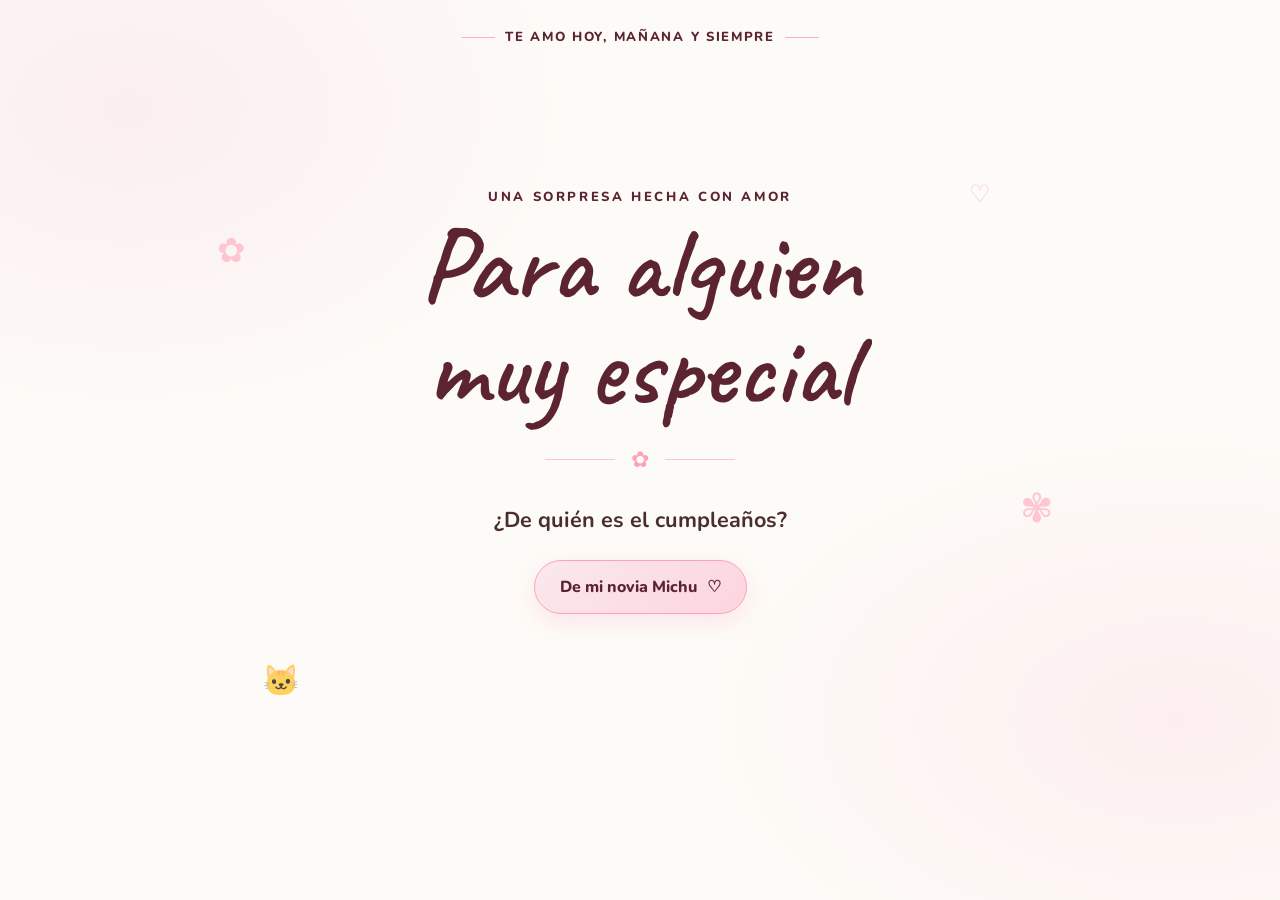
<file: index.html>
<!DOCTYPE html>
<html lang="es">
<head>
  <meta charset="UTF-8">
  <meta name="viewport" content="width=device-width, initial-scale=1">
  <meta name="theme-color" content="#FDFBF7">
  <title>Feliz cumpleaños, Michu ♡</title>
  <link rel="preconnect" href="https://fonts.googleapis.com">
  <link rel="preconnect" href="https://fonts.gstatic.com" crossorigin>
  <link href="https://fonts.googleapis.com/css2?family=Caveat:wght@500;600;700&family=Nunito:wght@400;500;600;700;800&display=swap" rel="stylesheet">
  <link rel="stylesheet" href="styles.css">
  <style>
    :root {
      --cream: #FDFBF7;
      --lavender-blush: #FAE8ED;
      --mimi-pink: #FDD5DF;
      --pink: #FFC2D1;
      --cherry-blossom: #FFB2C5;
      --amaranth: #FFA2B9;
      --coffee: #4A2E2B;
      --wine: #5C2430;
      --shadow: 0 18px 55px rgba(92, 36, 48, .10);
    }

    * { box-sizing: border-box; }

    html { scroll-behavior: smooth; }

    body {
      min-width: 320px;
      min-height: 100vh;
      margin: 0;
      overflow-x: hidden;
      color: var(--coffee);
      background:
        radial-gradient(ellipse at 10% 12%, rgba(250, 232, 237, .68), transparent 29rem),
        radial-gradient(ellipse at 92% 80%, rgba(255, 194, 209, .22), transparent 30rem),
        var(--cream);
      font-family: "Nunito", sans-serif;
    }

    button { font: inherit; }

    .page-shell {
      position: relative;
      width: min(100% - 40px, 900px);
      margin: 0 auto;
      padding: 28px 0 70px;
    }

    .top-note {
      display: flex;
      align-items: center;
      justify-content: center;
      gap: 10px;
      color: var(--wine);
      font-size: .82rem;
      font-weight: 800;
      letter-spacing: .13em;
      text-align: center;
      text-transform: uppercase;
    }

    .top-note::before,
    .top-note::after {
      width: 34px;
      height: 1px;
      content: "";
      background: var(--cherry-blossom);
    }

    .welcome {
      display: grid;
      min-height: min(730px, calc(100svh - 75px));
      place-items: center;
      padding: 45px 0 65px;
      text-align: center;
      transition: opacity .45s ease, transform .45s ease;
    }

    .welcome-inner { max-width: 650px; }

    .eyebrow {
      margin: 0 0 7px;
      color: var(--wine);
      font-size: .82rem;
      font-weight: 800;
      letter-spacing: .2em;
      text-transform: uppercase;
    }

    h1, h2, .script {
      font-family: "Caveat", cursive;
      font-weight: 600;
    }

    .welcome h1 {
      margin: 0;
      color: var(--wine);
      font-size: clamp(3.4rem, 10vw, 6.6rem);
      line-height: .98;
    }

    .welcome-question {
      margin: 24px 0 25px;
      font-size: clamp(1.12rem, 3vw, 1.35rem);
      font-weight: 700;
    }

    .welcome-decoration {
      display: flex;
      align-items: center;
      justify-content: center;
      gap: 16px;
      margin: 24px 0 30px;
      color: var(--amaranth);
      font-size: 1.4rem;
    }

    .welcome-decoration::before,
    .welcome-decoration::after {
      width: 70px;
      height: 1px;
      content: "";
      background: var(--pink);
    }

    .primary-button,
    .special-button {
      display: inline-flex;
      min-height: 54px;
      align-items: center;
      justify-content: center;
      gap: 10px;
      border: 1px solid var(--amaranth);
      border-radius: 999px;
      padding: 13px 25px;
      color: var(--wine);
      background: linear-gradient(135deg, var(--lavender-blush), var(--mimi-pink));
      box-shadow: 0 8px 24px rgba(255, 162, 185, .23);
      cursor: pointer;
      font-weight: 800;
      transition: transform .2s ease, box-shadow .2s ease;
    }

    .primary-button:hover,
    .special-button:hover {
      transform: translateY(-2px);
      box-shadow: 0 12px 28px rgba(255, 162, 185, .34);
    }

    button:focus-visible {
      outline: 3px solid var(--wine);
      outline-offset: 4px;
    }

    .floating {
      position: absolute;
      z-index: -1;
      color: var(--cherry-blossom);
      opacity: .72;
      user-select: none;
      animation: float 5s ease-in-out infinite;
    }

    .flower-one { top: 27%; left: 3%; font-size: 2.1rem; }
    .flower-two { top: 57%; right: 4%; font-size: 2.5rem; animation-delay: -2s; }
    .cat-one { bottom: 17%; left: 8%; font-size: 1.9rem; animation-delay: -1s; }
    .heart-one { top: 21%; right: 11%; font-size: 1.5rem; animation-delay: -3s; }

    @keyframes float {
      0%, 100% { transform: translateY(0) rotate(-5deg); }
      50% { transform: translateY(-12px) rotate(5deg); }
    }

    .birthday-content {
      display: none;
      padding: 30px 0 0;
      opacity: 0;
      transform: translateY(14px);
    }

    .birthday-content.is-visible {
      display: block;
      animation: reveal .75s ease forwards;
    }

    @keyframes reveal {
      to { opacity: 1; transform: translateY(0); }
    }

    .welcome.is-hidden {
      display: none;
    }

    .section-heading {
      margin: 0 0 7px;
      color: var(--wine);
      font-size: clamp(3.2rem, 8vw, 5.2rem);
      line-height: 1;
      text-align: center;
    }

    .section-subtitle {
      margin: 0 0 28px;
      color: #765c57;
      text-align: center;
    }

    .letter-card {
      position: relative;
      margin: 0 auto 42px;
      border: 1px solid rgba(255, 162, 185, .68);
      border-radius: 26px;
      padding: clamp(25px, 6vw, 48px);
      background: linear-gradient(145deg, var(--lavender-blush), var(--mimi-pink));
      box-shadow: var(--shadow);
    }

    .letter-card::before {
      position: absolute;
      top: 15px;
      right: 18px;
      content: "♡";
      color: var(--wine);
      font-size: 1.5rem;
    }

    .letter-card p {
      margin: 0;
      color: var(--coffee);
      font-size: clamp(1rem, 2.7vw, 1.15rem);
      line-height: 1.9;
    }

    .letter-signature {
      display: block;
      margin-top: 16px;
      color: var(--wine);
      font-family: "Caveat", cursive;
      font-size: 2rem;
      text-align: right;
    }

    .gallery-section { margin: 0 auto 46px; }

    .gallery-title {
      margin: 0 0 15px;
      color: var(--wine);
      font-size: 2.5rem;
      text-align: center;
    }

    .carousel {
      position: relative;
      overflow: hidden;
      border: 7px solid white;
      border-radius: 24px;
      background: var(--lavender-blush);
      box-shadow: var(--shadow);
      touch-action: pan-y;
    }

    .carousel-image {
      display: block;
      width: 100%;
      height: auto;
      max-height: 70svh;
      object-fit: contain;
      transition: opacity .25s ease;
    }

    .carousel-image.is-changing { opacity: .25; }

    .carousel-arrow {
      position: absolute;
      top: 50%;
      display: grid;
      width: 44px;
      height: 44px;
      place-items: center;
      transform: translateY(-50%);
      border: 1px solid rgba(92, 36, 48, .15);
      border-radius: 50%;
      color: var(--wine);
      background: rgba(253, 251, 247, .91);
      cursor: pointer;
      font-size: 1.4rem;
      box-shadow: 0 4px 14px rgba(74, 46, 43, .12);
    }

    .carousel-arrow:hover { background: white; }
    .carousel-arrow.previous { left: 13px; }
    .carousel-arrow.next { right: 13px; }

    .carousel-caption {
      position: absolute;
      right: 0;
      bottom: 0;
      left: 0;
      padding: 35px 15px 13px;
      color: white;
      background: linear-gradient(transparent, rgba(50, 25, 29, .55));
      font-size: .9rem;
      font-weight: 700;
      text-align: center;
    }

    .carousel-dots {
      display: flex;
      justify-content: center;
      gap: 9px;
      margin-top: 16px;
    }

    .carousel-dot {
      width: 10px;
      height: 10px;
      border: 0;
      border-radius: 50%;
      padding: 0;
      background: var(--pink);
      cursor: pointer;
      transition: width .2s ease, background .2s ease;
    }

    .carousel-dot[aria-current="true"] {
      width: 26px;
      border-radius: 999px;
      background: var(--amaranth);
    }

    .special-section {
      border: 1px dashed var(--cherry-blossom);
      border-radius: 26px;
      padding: 28px 20px;
      background: rgba(250, 232, 237, .48);
      text-align: center;
    }

    .special-section h2 {
      margin: 0 0 5px;
      color: var(--wine);
      font-size: 2.8rem;
    }

    .special-section p {
      margin: 0 0 18px;
      color: #765c57;
    }

    .footer-note {
      margin: 38px 0 0;
      color: var(--wine);
      font-family: "Caveat", cursive;
      font-size: 1.8rem;
      text-align: center;
    }

    .modal {
      position: fixed;
      z-index: 10;
      inset: 0;
      display: grid;
      visibility: hidden;
      place-items: center;
      padding: 24px;
      background: rgba(55, 31, 34, .76);
      opacity: 0;
      transition: opacity .25s ease, visibility .25s ease;
    }

    .modal.is-open {
      visibility: visible;
      opacity: 1;
    }

    .modal-card {
      position: relative;
      width: min(100%, 900px);
      transform: scale(.97);
      border: 8px solid var(--lavender-blush);
      border-radius: 24px;
      padding: 9px;
      background: var(--mimi-pink);
      box-shadow: 0 25px 80px rgba(0, 0, 0, .3);
      transition: transform .25s ease;
    }

    .modal.is-open .modal-card { transform: scale(1); }

    .special-image {
      display: block;
      width: auto;
      max-width: 100%;
      max-height: 75svh;
      margin: 0 auto;
      border-radius: 12px;
      object-fit: contain;
    }

    .modal-close {
      position: absolute;
      top: -18px;
      right: -18px;
      display: grid;
      width: 42px;
      height: 42px;
      place-items: center;
      border: 2px solid white;
      border-radius: 50%;
      color: var(--wine);
      background: var(--pink);
      cursor: pointer;
      font-size: 1.4rem;
    }

    .modal-caption {
      margin: 7px 0 0;
      color: var(--wine);
      font-family: "Caveat", cursive;
      font-size: 1.8rem;
      text-align: center;
    }

    .download-photo {
      display: flex;
      width: fit-content;
      min-height: 44px;
      align-items: center;
      justify-content: center;
      margin: 10px auto 2px;
      border: 1px solid var(--amaranth);
      border-radius: 999px;
      padding: 10px 18px;
      color: var(--wine);
      background: var(--lavender-blush);
      font-size: .95rem;
      font-weight: 800;
      text-decoration: none;
      transition: background .2s ease, transform .2s ease;
    }

    .download-photo:hover {
      transform: translateY(-1px);
      background: var(--pink);
    }

    @media (max-width: 600px) {
      .page-shell { width: min(100% - 28px, 900px); padding-top: 22px; }
      .welcome { min-height: calc(100svh - 65px); padding: 35px 0 50px; }
      .flower-one { top: 18%; left: 0; }
      .flower-two { top: 66%; right: 0; }
      .cat-one { bottom: 8%; left: 4%; }
      .heart-one { top: 17%; right: 5%; }
      .carousel { border-width: 5px; border-radius: 18px; }
      .carousel-arrow { width: 38px; height: 38px; }
      .letter-card { border-radius: 20px; }
    }

    @media (prefers-reduced-motion: reduce) {
      *, *::before, *::after {
        scroll-behavior: auto !important;
        animation-duration: .01ms !important;
        animation-iteration-count: 1 !important;
        transition-duration: .01ms !important;
      }
    }
  </style>
</head>
<body>
  <main class="page-shell">
    <div class="top-note">Te amo hoy, mañana y siempre</div>

    <span class="floating flower-one" aria-hidden="true">✿</span>
    <span class="floating flower-two" aria-hidden="true">✾</span>
    <span class="floating cat-one" aria-hidden="true">🐱</span>
    <span class="floating heart-one" aria-hidden="true">♡</span>

    <section class="welcome" id="welcome" aria-labelledby="welcome-title">
      <div class="welcome-inner">
        <p class="eyebrow">Una sorpresa hecha con amor</p>
        <h1 id="welcome-title">Para alguien<br>muy especial</h1>
        <div class="welcome-decoration" aria-hidden="true">✿</div>
        <p class="welcome-question">¿De quién es el cumpleaños?</p>
        <button class="primary-button" id="unlock-button" type="button">
          De mi novia Michu <span aria-hidden="true">♡</span>
        </button>
      </div>
    </section>

    <section class="birthday-content" id="birthday-content" aria-labelledby="birthday-title">
      <p class="eyebrow" style="text-align:center">Por que hoy es tu cumpleaños</p>
      <h1 class="section-heading" id="birthday-title">MiVIDA ♡</h1>
      <p class="section-subtitle">Un día tan bonito como tú. Feliz cumpleaños, mi amor.</p>

      <article class="letter-card" aria-label="Carta de cumpleaños para Michu">
        <p>Hoy que es tu cumpleaños, espero simplemente que los cumplas muy feliz y qué más pedir a la vida que estar contigo no solo desear que cumplas muchos años más sino que dios me permita compartir la vida hoy mañana y siempre contigo y compartir los mejores momentos de estar juntos por que aun que no haya dinero o si haya dinero siempre has estado conmigo en las buenas y malas como yo lo estaré contigo en los éxitos y caída</p>
        <span class="letter-signature">Con todo mi amor ♡</span>
      </article>

      <section class="gallery-section" aria-labelledby="gallery-title">
        <h2 class="gallery-title" id="gallery-title">Nuestros momentos</h2>
        <div class="carousel" id="carousel" aria-roledescription="carrusel" aria-label="Fotos de nuestros momentos">
          <img class="carousel-image" id="carousel-image" src="fotos/img1.jpeg" alt="Foto de un momento especial juntos, foto 1 de 5">
          <button class="carousel-arrow previous" id="previous-button" type="button" aria-label="Foto anterior">‹</button>
          <button class="carousel-arrow next" id="next-button" type="button" aria-label="Foto siguiente">›</button>
          <div class="carousel-caption" id="carousel-caption" aria-live="polite">Un recuerdo para guardar siempre ♡</div>
        </div>
        <div class="carousel-dots" id="carousel-dots" aria-label="Elegir foto"></div>
      </section>

      <section class="special-section" aria-labelledby="special-title">
        <h2 id="special-title">Un recuerdo especial</h2>
        <p>Hay momentos que merecen un lugarcito especial.</p>
        <button class="special-button" id="open-modal-button" type="button">
          Ver la foto especial de su cumpleaños <span aria-hidden="true">♡</span>
        </button>
      </section>

      <p class="footer-note">Que la vida nos regale muchos cumpleaños juntitos asi todos pequeñitos chiquititos pequeñitos ♡</p>

      <section class="dedication-invite" aria-label="Invitación a una dedicatoria especial">
        <p class="last-gift-eyebrow">Tengo algo especial para ti</p>
        <a class="dedication-link" href="regalo.html">Esta canción te la dedico para ti ♡</a>
      </section>
    </section>
  </main>

  <div class="modal" id="photo-modal" role="dialog" aria-modal="true" aria-labelledby="modal-caption" aria-hidden="true">
    <div class="modal-card">
      <button class="modal-close" id="close-modal-button" type="button" aria-label="Cerrar foto">×</button>
      <img class="special-image" id="special-image" src="fotos/Imagen_especial.png" alt="Foto especial de cumpleaños para Michu">
      <p class="modal-caption" id="modal-caption">Nuestra foto especial ♡</p>
      <a class="download-photo" href="fotos/Imagen_especial.png" download="Foto-especial-para-Michu.png">Descargar foto al teléfono ↓</a>
    </div>
  </div>

  <script>
    // Las fotos están en la carpeta "fotos", en el mismo orden que aparecen aquí.
    const photos = [
      "fotos/img1.jpeg",
      "fotos/img2.jpeg",
      "fotos/img3.jpeg",
      "fotos/img4.jpeg",
      "fotos/img5.jpeg"
    ];
    const specialPhoto = "fotos/Imagen_especial.png";

    const welcome = document.getElementById("welcome");
    const birthdayContent = document.getElementById("birthday-content");
    const carouselImage = document.getElementById("carousel-image");
    const carouselCaption = document.getElementById("carousel-caption");
    const dotsContainer = document.getElementById("carousel-dots");
    const carousel = document.getElementById("carousel");
    const modal = document.getElementById("photo-modal");
    const closeModalButton = document.getElementById("close-modal-button");
    let currentPhoto = 0;
    let autoplay;
    let touchStartX = 0;

    document.getElementById("unlock-button").addEventListener("click", () => {
      welcome.classList.add("is-hidden");
      birthdayContent.classList.add("is-visible");
      window.setTimeout(() => birthdayContent.scrollIntoView({ behavior: "smooth", block: "start" }), 60);
      startAutoplay();
    });

    function showPhoto(index) {
      currentPhoto = (index + photos.length) % photos.length;
      carouselImage.classList.add("is-changing");
      window.setTimeout(() => {
        carouselImage.src = photos[currentPhoto];
        carouselImage.alt = `Foto de un momento especial juntos, foto ${currentPhoto + 1} de ${photos.length}`;
        carouselCaption.textContent = `Un recuerdo para guardar siempre ♡ ${currentPhoto + 1} / ${photos.length}`;
        carouselImage.classList.remove("is-changing");
      }, 150);
      [...dotsContainer.children].forEach((dot, dotIndex) => {
        dot.setAttribute("aria-current", String(dotIndex === currentPhoto));
      });
    }

    photos.forEach((_, index) => {
      const dot = document.createElement("button");
      dot.className = "carousel-dot";
      dot.type = "button";
      dot.setAttribute("aria-label", `Mostrar foto ${index + 1}`);
      dot.setAttribute("aria-current", String(index === 0));
      dot.addEventListener("click", () => {
        showPhoto(index);
        startAutoplay();
      });
      dotsContainer.append(dot);
    });

    function startAutoplay() {
      window.clearInterval(autoplay);
      autoplay = window.setInterval(() => showPhoto(currentPhoto + 1), 5000);
    }

    document.getElementById("previous-button").addEventListener("click", () => {
      showPhoto(currentPhoto - 1);
      startAutoplay();
    });
    document.getElementById("next-button").addEventListener("click", () => {
      showPhoto(currentPhoto + 1);
      startAutoplay();
    });

    carousel.addEventListener("keydown", (event) => {
      if (event.key === "ArrowLeft") showPhoto(currentPhoto - 1);
      if (event.key === "ArrowRight") showPhoto(currentPhoto + 1);
    });
    carousel.addEventListener("touchstart", (event) => {
      touchStartX = event.changedTouches[0].screenX;
    }, { passive: true });
    carousel.addEventListener("touchend", (event) => {
      const swipeDistance = event.changedTouches[0].screenX - touchStartX;
      if (Math.abs(swipeDistance) > 45) showPhoto(currentPhoto + (swipeDistance < 0 ? 1 : -1));
    }, { passive: true });

    const specialImage = document.getElementById("special-image");
    document.getElementById("open-modal-button").addEventListener("click", () => {
      specialImage.src = specialPhoto;
      modal.classList.add("is-open");
      modal.setAttribute("aria-hidden", "false");
      closeModalButton.focus();
    });

    function closeModal() {
      modal.classList.remove("is-open");
      modal.setAttribute("aria-hidden", "true");
      document.getElementById("open-modal-button").focus();
    }

    closeModalButton.addEventListener("click", closeModal);
    modal.addEventListener("click", (event) => {
      if (event.target === modal) closeModal();
    });
    document.addEventListener("keydown", (event) => {
      if (event.key === "Escape" && modal.classList.contains("is-open")) closeModal();
    });
  </script>
  <script src="script.js" defer></script>
</body>
</html>
</file>
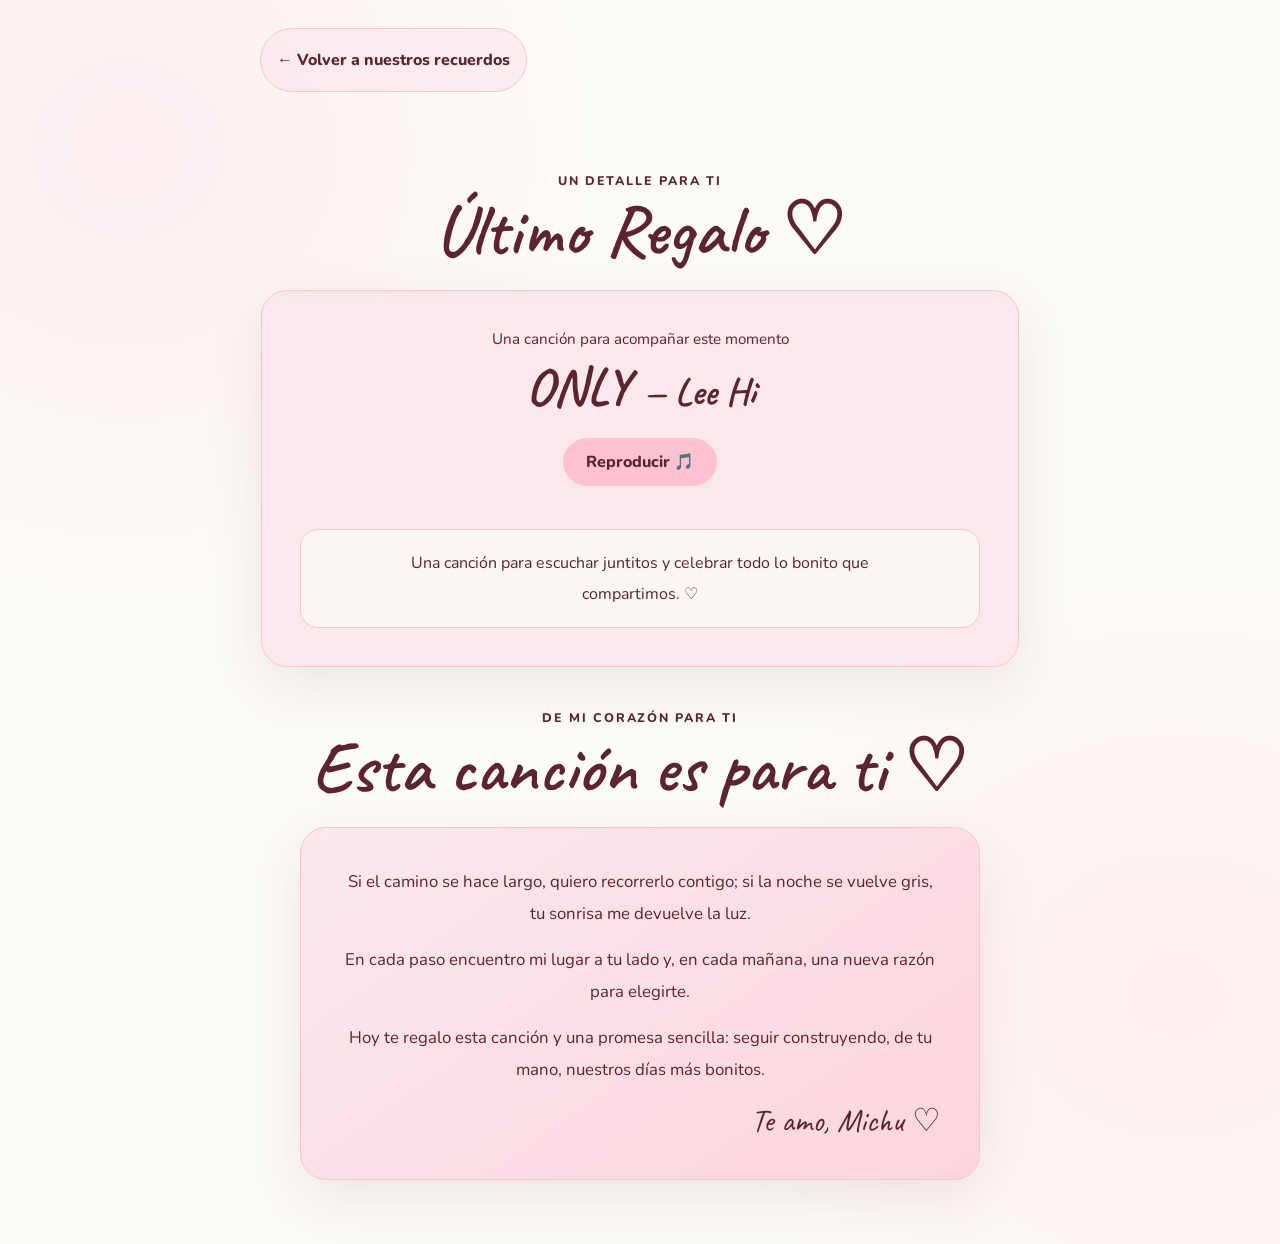
<file: regalo.html>
<!DOCTYPE html>
<html lang="es">
<head>
  <meta charset="UTF-8">
  <meta name="viewport" content="width=device-width, initial-scale=1">
  <meta name="theme-color" content="#FDFBF7">
  <title>Una canción para ti, Michu ♡</title>
  <link rel="preconnect" href="https://fonts.googleapis.com">
  <link rel="preconnect" href="https://fonts.gstatic.com" crossorigin>
  <link href="https://fonts.googleapis.com/css2?family=Caveat:wght@500;600;700&family=Nunito:wght@400;500;600;700;800&display=swap" rel="stylesheet">
  <link rel="stylesheet" href="styles.css">
</head>
<body class="gift-page-body">
  <main class="gift-page">
    <a class="gift-back-link" href="index.html">← Volver a nuestros recuerdos</a>

    <section class="last-gift" aria-labelledby="last-gift-title">
      <p class="last-gift-eyebrow">Un detalle para ti</p>
      <h1 class="last-gift-heading" id="last-gift-title">Último Regalo ♡</h1>

      <div class="song-card">
        <p class="song-card-label">Una canción para acompañar este momento</p>
        <h2 class="song-title">ONLY <span>— Lee Hi</span></h2>

        <audio id="cancion" src="./cancion.mp3" preload="none"></audio>
        <button class="song-toggle" id="song-toggle" type="button" aria-pressed="false">
          Reproducir 🎵
        </button>
        <p class="song-status" id="song-status" aria-live="polite"></p>

        <div class="lyrics-container">
          <p class="lyrics-placeholder">Una canción para escuchar juntitos y celebrar todo lo bonito que compartimos. ♡</p>
        </div>
      </div>
    </section>

    <section class="song-dedication" aria-labelledby="song-dedication-title">
      <p class="last-gift-eyebrow">De mi corazón para ti</p>
      <h2 class="last-gift-heading" id="song-dedication-title">Esta canción es para ti ♡</h2>
      <div class="dedication-card">
        <p>Si el camino se hace largo, quiero recorrerlo contigo; si la noche se vuelve gris, tu sonrisa me devuelve la luz.</p>
        <p>En cada paso encuentro mi lugar a tu lado y, en cada mañana, una nueva razón para elegirte.</p>
        <p>Hoy te regalo esta canción y una promesa sencilla: seguir construyendo, de tu mano, nuestros días más bonitos.</p>
        <span>Te amo, Michu ♡</span>
      </div>
    </section>
  </main>
  <script src="script.js" defer></script>
</body>
</html>
</file>
<file: styles.css>
:root {
  --gift-background: #FAE8ED;
  --gift-text: #5C2430;
  --gift-accent: #FFC2D1;
}

.last-gift {
  margin: 46px auto 0;
  text-align: center;
}

.gift-page-body {
  min-width: 320px;
  min-height: 100vh;
  margin: 0;
  color: #4A2E2B;
  background:
    radial-gradient(ellipse at 10% 12%, rgba(250, 232, 237, .68), transparent 29rem),
    radial-gradient(ellipse at 92% 80%, rgba(255, 194, 209, .22), transparent 30rem),
    #FDFBF7;
  font-family: "Nunito", sans-serif;
}

.gift-page {
  width: min(100% - 36px, 760px);
  margin: 0 auto;
  padding: 28px 0 64px;
}

.gift-back-link {
  display: inline-flex;
  min-height: 44px;
  align-items: center;
  border: 1px solid var(--gift-accent);
  border-radius: 999px;
  padding: 9px 16px;
  color: var(--gift-text);
  background: rgba(250, 232, 237, .72);
  font-weight: 800;
  text-decoration: none;
}

.gift-back-link:focus-visible {
  outline: 3px solid var(--gift-text);
  outline-offset: 4px;
}

.gift-page .last-gift {
  margin-top: clamp(34px, 9vh, 80px);
}

.gift-page .song-dedication {
  margin-top: 42px;
}

.dedication-invite {
  display: flex;
  flex-direction: column;
  align-items: center;
  margin: 38px auto 0;
  border: 1px solid var(--gift-accent);
  border-radius: 24px;
  padding: 22px 16px;
  background: rgba(250, 232, 237, .58);
  text-align: center;
}

.dedication-invite .last-gift-eyebrow {
  margin-bottom: 12px;
}

.dedication-link {
  display: inline-flex;
  min-height: 50px;
  align-items: center;
  justify-content: center;
  border: 1px solid var(--gift-accent);
  border-radius: 999px;
  padding: 12px 22px;
  color: var(--gift-text);
  background: var(--gift-background);
  box-shadow: 0 8px 24px rgba(255, 162, 185, .23);
  font-weight: 800;
  text-decoration: none;
  transition: transform .2s ease, box-shadow .2s ease;
}

.dedication-link:hover {
  transform: translateY(-2px);
  box-shadow: 0 12px 28px rgba(255, 162, 185, .34);
}

.dedication-link:focus-visible {
  outline: 3px solid var(--gift-text);
  outline-offset: 4px;
}

.song-dedication {
  max-width: 680px;
  margin: 36px auto 0;
  scroll-margin-top: 24px;
  text-align: center;
}

.dedication-card {
  border: 1px solid var(--gift-accent);
  border-radius: 26px;
  padding: clamp(22px, 5vw, 38px);
  color: var(--gift-text);
  background: linear-gradient(145deg, var(--gift-background), #FDD5DF);
  box-shadow: 0 18px 55px rgba(92, 36, 48, .10);
}

.dedication-card p {
  margin: 0 0 14px;
  font-size: 1.05rem;
  line-height: 1.9;
}

.dedication-card span {
  display: block;
  margin-top: 8px;
  color: var(--gift-text);
  font-family: "Caveat", cursive;
  font-size: 2rem;
  text-align: right;
}

.last-gift-eyebrow {
  margin: 0 0 2px;
  color: var(--gift-text);
  font-size: .78rem;
  font-weight: 800;
  letter-spacing: .16em;
  text-transform: uppercase;
}

.last-gift-heading {
  margin: 0 0 20px;
  color: var(--gift-text);
  font-family: "Caveat", cursive;
  font-size: clamp(3rem, 8vw, 4.5rem);
  font-weight: 600;
  line-height: 1.1;
}

.song-card {
  max-width: 680px;
  margin: 0 auto;
  border: 1px solid var(--gift-accent);
  border-radius: 26px;
  padding: clamp(22px, 5vw, 38px);
  color: var(--gift-text);
  background: var(--gift-background);
  box-shadow: 0 18px 55px rgba(92, 36, 48, .10);
}

.song-card-label {
  margin: 0 0 4px;
  font-size: .95rem;
}

.song-title {
  margin: 0 0 18px;
  color: var(--gift-text);
  font-family: "Caveat", cursive;
  font-size: clamp(2.4rem, 7vw, 3.3rem);
  font-weight: 700;
}

.song-title span {
  font-size: .72em;
}

.song-toggle {
  min-height: 48px;
  border: 1px solid var(--gift-accent);
  border-radius: 999px;
  padding: 11px 22px;
  color: var(--gift-text);
  background: var(--gift-accent);
  cursor: pointer;
  font: inherit;
  font-weight: 800;
  transition: transform .2s ease, box-shadow .2s ease;
}

.song-toggle:hover {
  transform: translateY(-2px);
  box-shadow: 0 7px 18px rgba(92, 36, 48, .12);
}

.song-toggle:focus-visible,
.lyrics-container:focus-visible {
  outline: 3px solid var(--gift-text);
  outline-offset: 3px;
}

.song-toggle:disabled {
  cursor: wait;
  opacity: .7;
}

.song-status {
  min-height: 1.4em;
  margin: 9px 0 14px;
  color: var(--gift-text);
  font-size: .9rem;
}

.lyrics-container {
  max-height: 250px;
  overflow-y: auto;
  border: 1px solid var(--gift-accent);
  border-radius: 18px;
  padding: 18px;
  background: rgba(253, 251, 247, .72);
  scroll-behavior: smooth;
  scrollbar-color: var(--gift-accent) var(--gift-background);
  scrollbar-width: thin;
}

.lyrics-container::-webkit-scrollbar {
  width: 10px;
}

.lyrics-container::-webkit-scrollbar-track {
  border-radius: 999px;
  background: var(--gift-background);
}

.lyrics-container::-webkit-scrollbar-thumb {
  border: 2px solid var(--gift-background);
  border-radius: 999px;
  background: var(--gift-accent);
}

.lyrics-container::-webkit-scrollbar-thumb:hover {
  background: #FFB2C5;
}

.lyrics-placeholder {
  max-width: 48ch;
  margin: 0 auto;
  color: var(--gift-text);
  font-size: 1rem;
  line-height: 1.9;
  text-align: center;
}

@media (max-width: 600px) {
  .gift-page {
    width: min(100% - 28px, 760px);
    padding-top: 18px;
  }

  .gift-page .last-gift {
    margin-top: 38px;
  }
}
</file>
